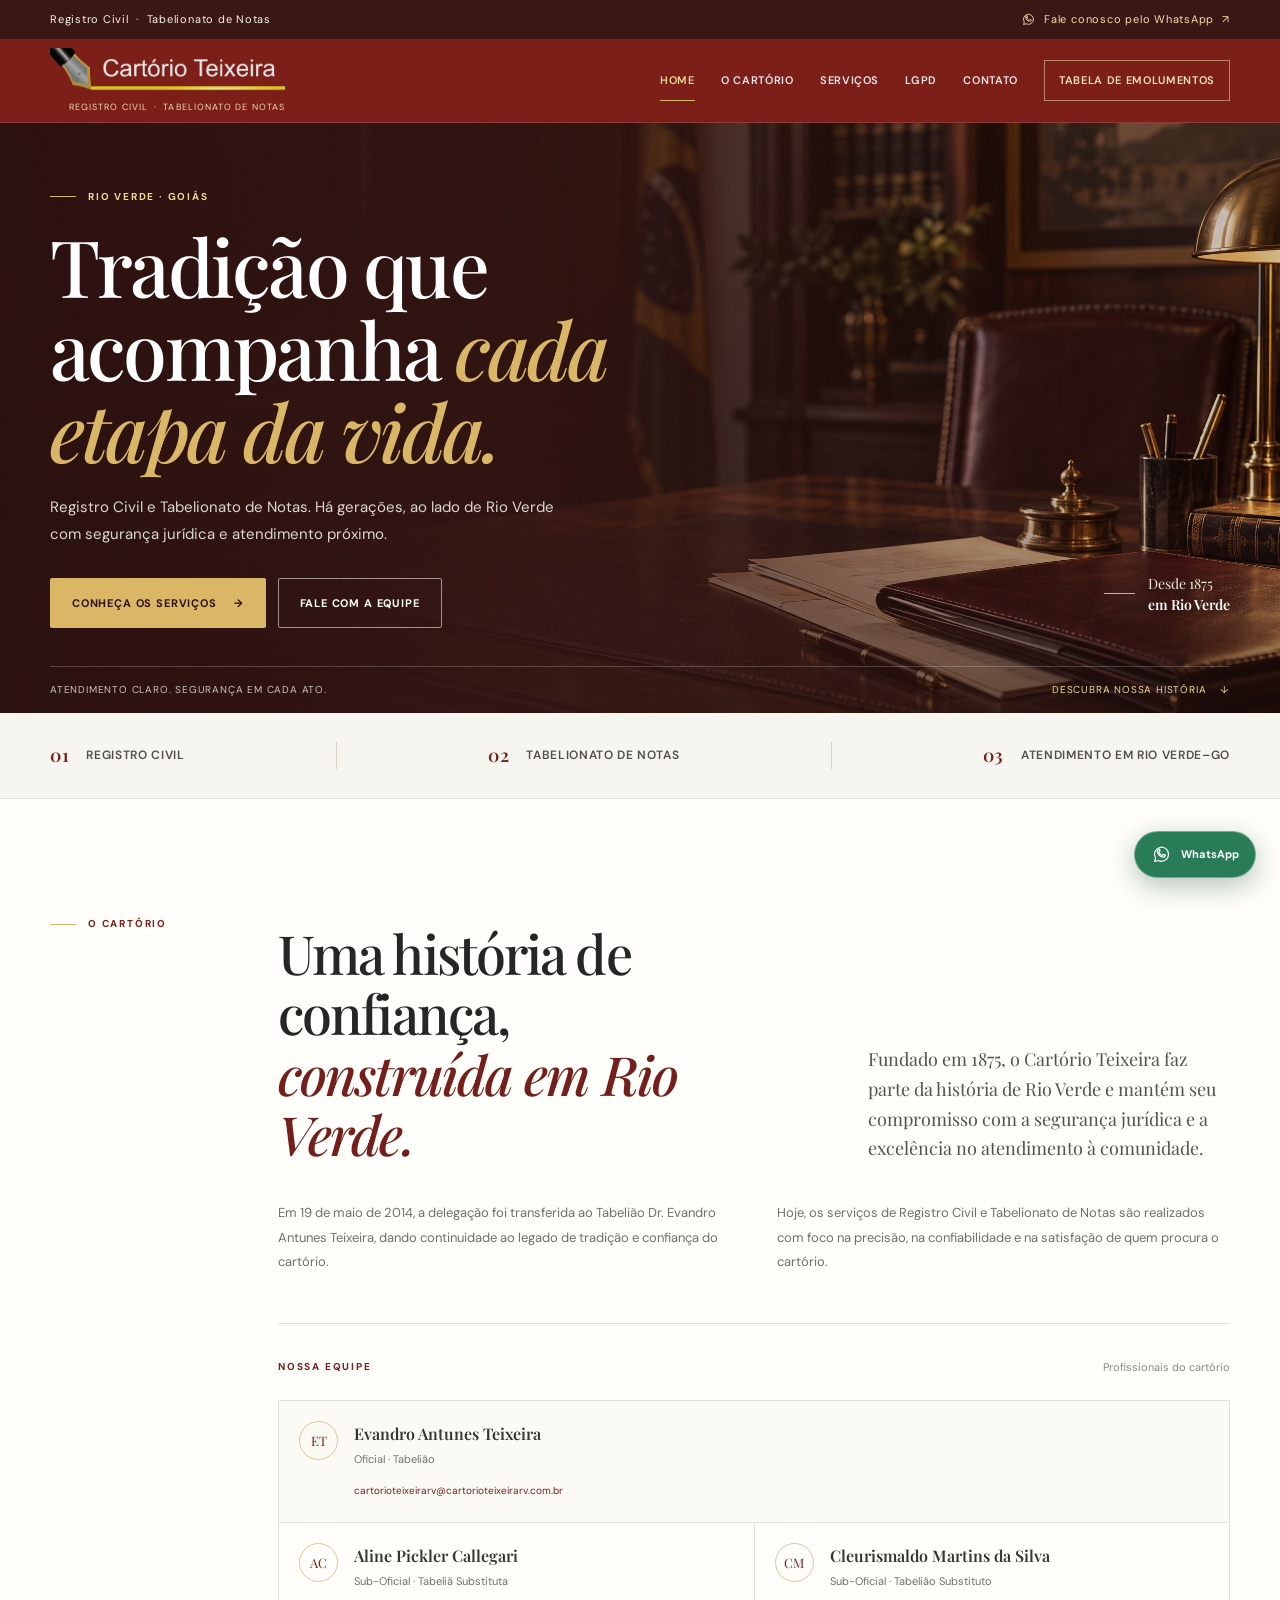
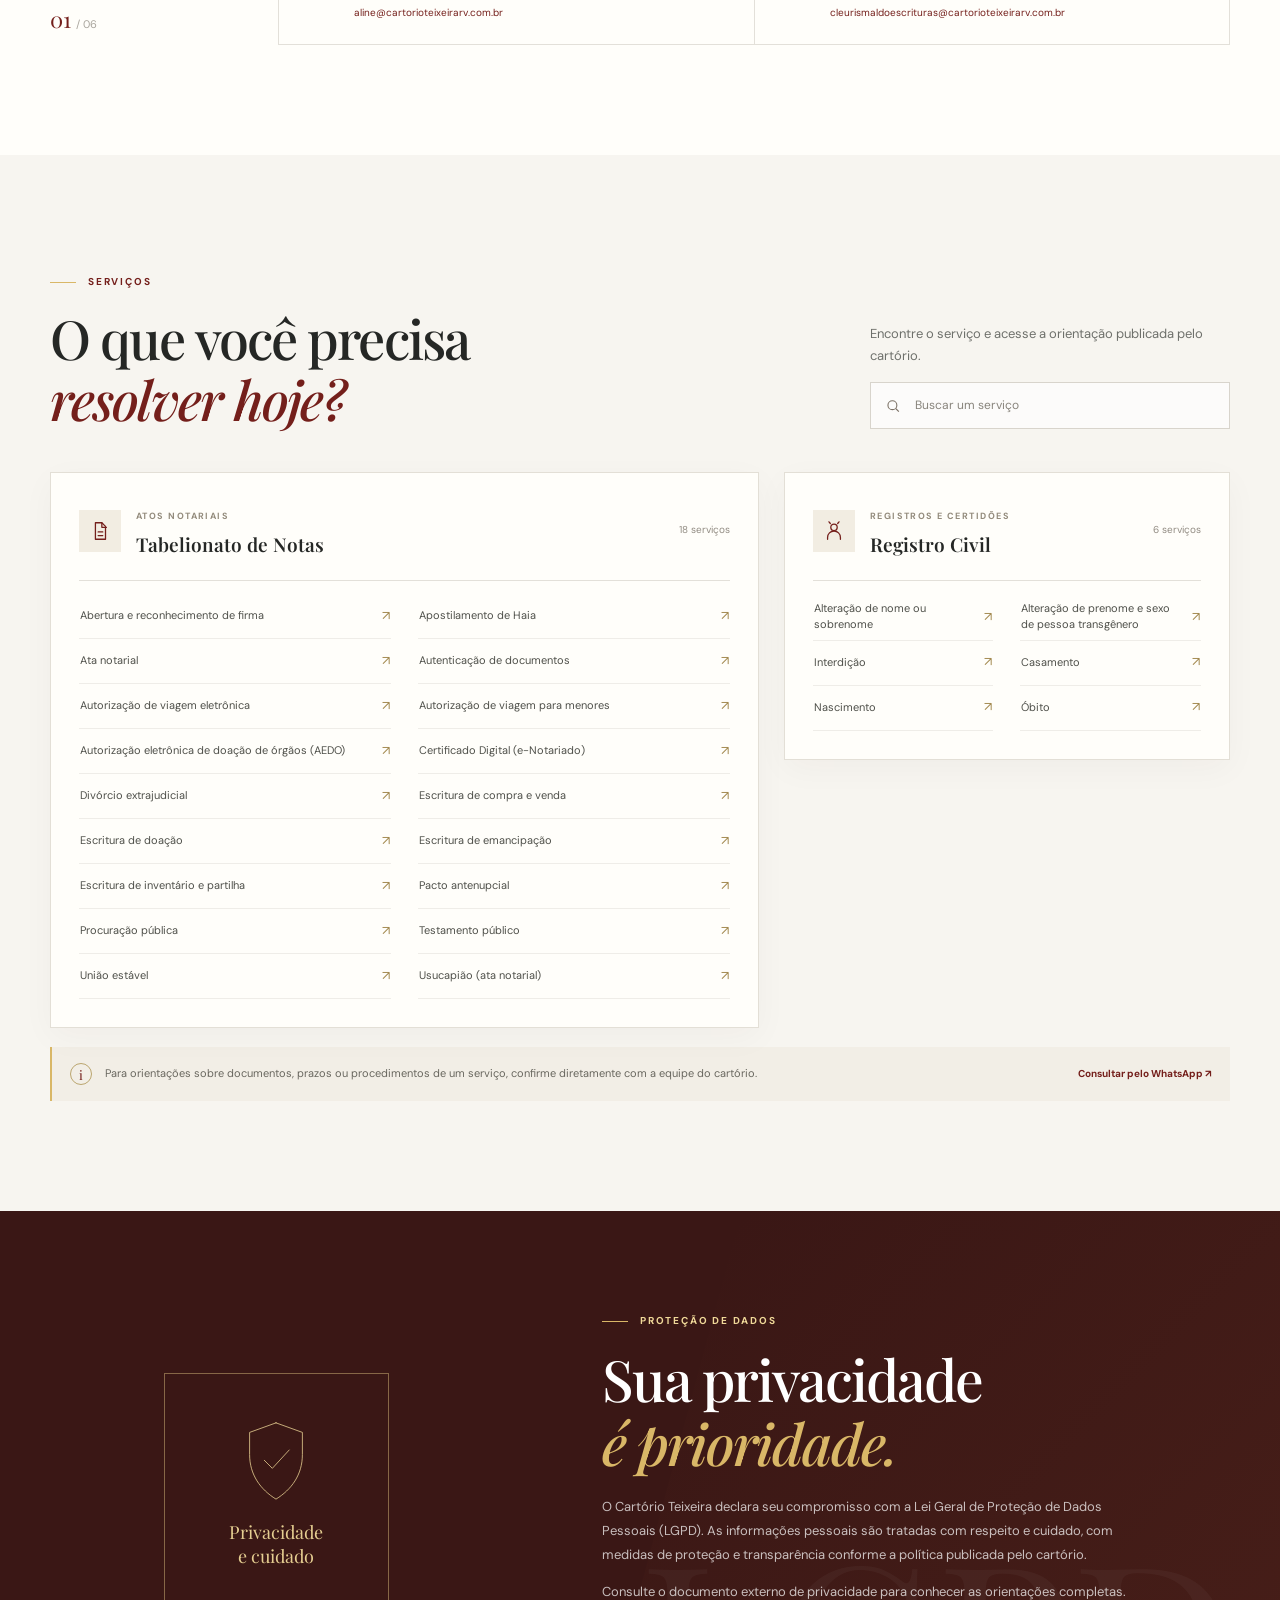
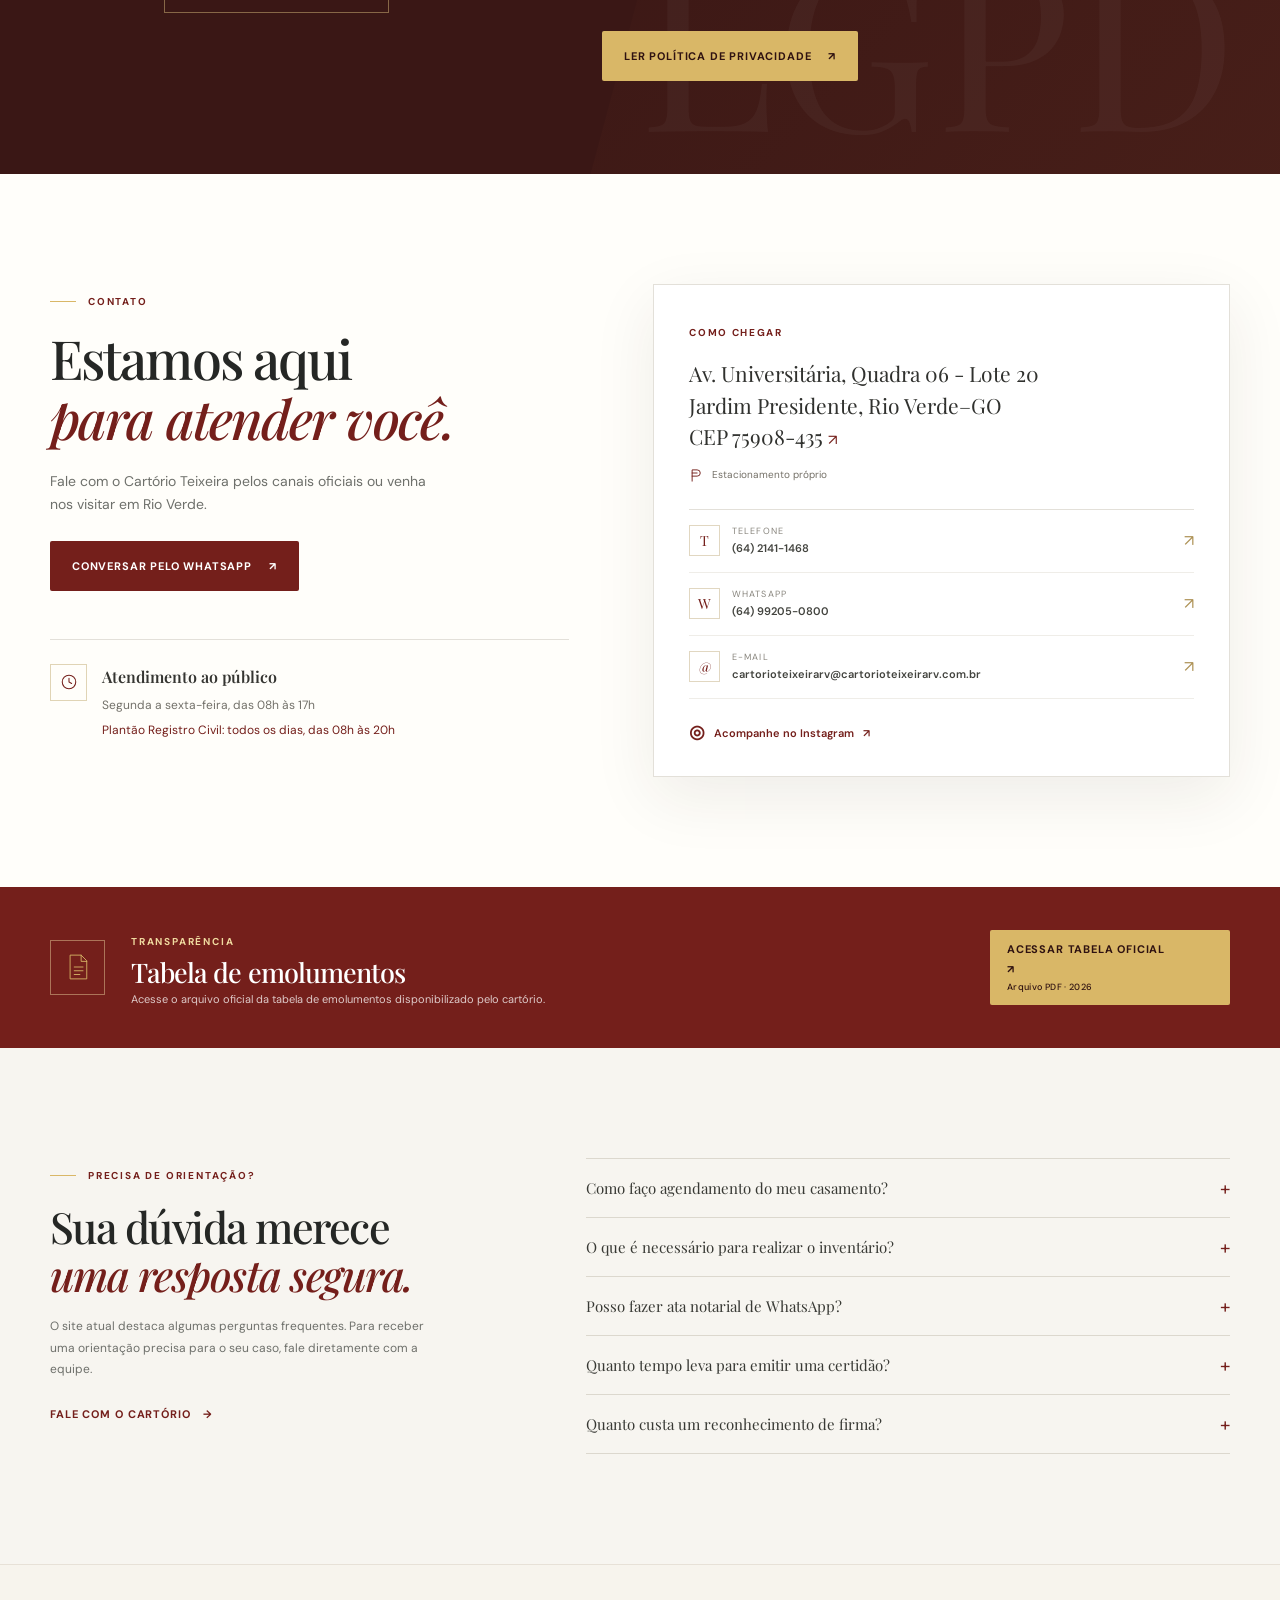
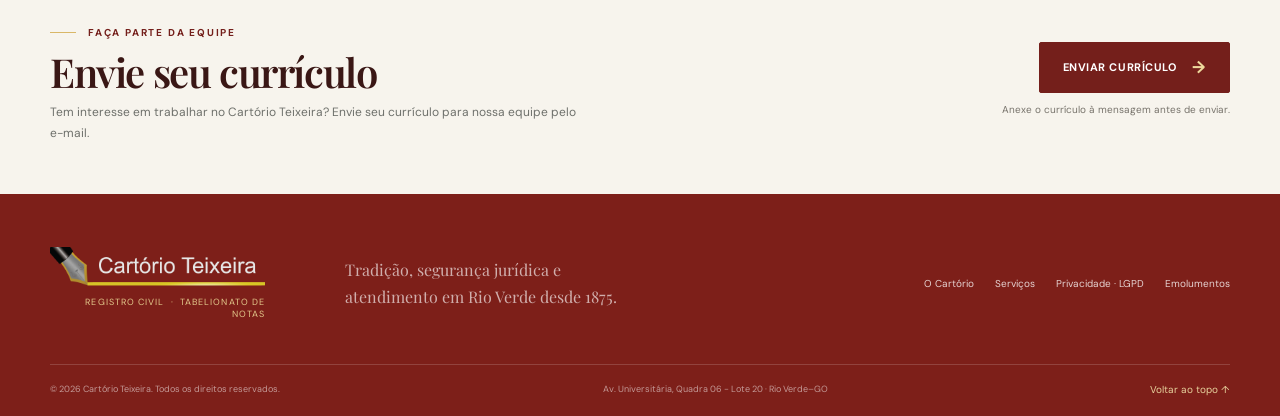
<file: index.html>
<!doctype html>
<html lang="pt-BR">

<head>
  <meta charset="utf-8" />
  <meta name="viewport" content="width=device-width, initial-scale=1" />
  <meta name="theme-color" content="#741f1b" />
  <title>Cartório Teixeira | Registro Civil e Notas em Rio Verde</title>
  <meta name="description"
    content="Cartório Teixeira em Rio Verde–GO. Registro Civil e Tabelionato de Notas. Consulte serviços, atendimento, privacidade e tabela oficial de emolumentos." />
  <meta name="keywords"
    content="Cartório Teixeira, cartório Rio Verde, Registro Civil, Tabelionato de Notas, Rio Verde GO, emolumentos" />
  <link rel="canonical" href="https://samerabdel.github.io/cartorio-teixeira-site/cartorioteixeira/" />
  <meta property="og:type" content="website" />
  <meta property="og:site_name" content="Cartório Teixeira" />
  <meta property="og:title" content="Cartório Teixeira | Registro Civil e Notas em Rio Verde" />
  <meta property="og:description"
    content="Informações sobre o Cartório Teixeira, serviços, atendimento e documentos oficiais em Rio Verde–GO." />
  <meta property="og:url" content="https://samerabdel.github.io/cartorio-teixeira-site/cartorioteixeira/" />
  <meta property="og:image"
    content="https://samerabdel.github.io/cartorio-teixeira-site/cartorioteixeira/assets/cartorio-teixeira-logo.png" />
  <meta name="twitter:card" content="summary" />
  <meta name="twitter:title" content="Cartório Teixeira | Rio Verde–GO" />
  <meta name="twitter:description"
    content="Registro Civil e Tabelionato de Notas em Rio Verde–GO. Consulte serviços e informações oficiais." />
  <meta name="twitter:image"
    content="https://samerabdel.github.io/cartorio-teixeira-site/cartorioteixeira/assets/cartorio-teixeira-logo.png" />
  <link rel="icon" href="assets/favicon-original.ico" sizes="any" />
  <link rel="icon" type="image/png" sizes="180x180" href="assets/favicon-original.png" />
  <link rel="apple-touch-icon" href="assets/favicon-original.png" />
  <link rel="stylesheet" href="styles.css" />
  <script type="application/ld+json">
      {
        "@context": "https://schema.org",
        "@type": "Notary",
        "name": "Cartório Teixeira",
        "url": "https://samerabdel.github.io/cartorio-teixeira-site/cartorioteixeira/",
        "telephone": "+55-64-2141-1468",
        "email": "cartorioteixeirarv@cartorioteixeirarv.com.br",
        "address": {
          "@type": "PostalAddress",
          "streetAddress": "Av. Universitária, Quadra 06 - Lote 20, Jardim Presidente",
          "addressLocality": "Rio Verde",
          "addressRegion": "GO",
          "postalCode": "75908-435",
          "addressCountry": "BR"
        },
        "openingHours": ["Mo-Fr 08:00-17:00"]
      }
    </script>
  <script src="script.js" defer></script>
</head>

<body>
  <a class="skip-link" href="#conteudo">Pular para o conteúdo</a>
  <div class="topline">
    <div class="container topline-inner">
      <span>Registro Civil &nbsp;·&nbsp; Tabelionato de Notas</span>
      <a href="https://api.whatsapp.com/send?phone=5564992050800" target="_blank" rel="noopener noreferrer"
        aria-label="Fale com o Cartório Teixeira pelo WhatsApp">
        <svg aria-hidden="true" viewBox="0 0 24 24">
          <path d="M20 11.8a8 8 0 0 1-11.8 7L4 20l1.3-4A8 8 0 1 1 20 11.8Z" />
          <path
            d="M9 8.5c.4 2.3 2.1 4 4.5 4.6l1-1.2 2 .8c-.2 1.6-1.2 2.3-2.5 2.3-3.4-.2-6.5-3.3-6.7-6.7 0-1.3.7-2.3 2.3-2.5l.8 2Z" />
        </svg>
        Fale conosco pelo WhatsApp <span aria-hidden="true">↗</span>
      </a>
    </div>
  </div>

  <header class="site-header">
    <div class="container header-inner">
      <a class="brand" href="#inicio" aria-label="Cartório Teixeira — início">
        <img src="assets/cartorio-teixeira-logo.png" alt="Cartório Teixeira" width="239" height="51" />
        <span class="brand-caption">Registro Civil &nbsp;·&nbsp; Tabelionato de Notas</span>
      </a>
      <button class="menu-toggle" type="button" aria-expanded="false" aria-controls="site-navigation"
        aria-label="Abrir menu">
        <span></span><span></span><span></span>
      </button>
      <nav class="navigation" id="site-navigation" aria-label="Navegação principal">
        <a class="nav-link active" href="#inicio">Home</a>
        <a class="nav-link" href="#cartorio">O Cartório</a>
        <a class="nav-link" href="#servicos">Serviços</a>
        <a class="nav-link" href="#lgpd">LGPD</a>
        <a class="nav-link" href="#contato">Contato</a>
        <a class="nav-link nav-fees" href="#emolumentos">Tabela de emolumentos</a>
      </nav>
    </div>
  </header>

  <main id="conteudo">
    <section class="hero" id="inicio" aria-labelledby="hero-title">
      <div class="hero-photo" role="img" aria-label="Mesa de trabalho institucional em tons de madeira e vinho"></div>
      <div class="hero-overlay"></div>
      <div class="container hero-content">
        <div class="hero-copy">
          <span class="eyebrow eyebrow-light"><span class="eyebrow-rule"></span> Rio Verde · Goiás</span>
          <h1 id="hero-title">Tradição que acompanha <em>cada etapa da vida.</em></h1>
          <p>Registro Civil e Tabelionato de Notas. Há gerações, ao lado de Rio Verde com segurança jurídica e
            atendimento próximo.</p>
          <div class="hero-actions">
            <a class="button button-gold" href="#servicos">Conheça os serviços <span aria-hidden="true">→</span></a>
            <a class="button button-outline-light" href="https://api.whatsapp.com/send?phone=5564992050800"
              target="_blank" rel="noopener noreferrer">Fale com a equipe</a>
          </div>
        </div>
        <div class="hero-note"><span class="note-line"></span><span>Desde 1875<br /><strong>em Rio Verde</strong></span>
        </div>
      </div>
      <div class="hero-bottom container"><span>Atendimento claro. Segurança em cada ato.</span><a href="#cartorio"
          aria-label="Conheça o Cartório Teixeira">Descubra nossa história <span aria-hidden="true">↓</span></a></div>
    </section>

    <section class="trust-strip" aria-label="Áreas de atuação">
      <div class="container trust-inner">
        <div class="trust-item"><span class="trust-number">01</span><span>Registro Civil</span></div>
        <span class="trust-divider" aria-hidden="true"></span>
        <div class="trust-item"><span class="trust-number">02</span><span>Tabelionato de Notas</span></div>
        <span class="trust-divider" aria-hidden="true"></span>
        <div class="trust-item"><span class="trust-number">03</span><span>Atendimento em Rio Verde–GO</span></div>
      </div>
    </section>

    <section class="section about-section" id="cartorio" aria-labelledby="about-title">
      <div class="container about-layout">
        <div class="section-aside">
          <span class="eyebrow"><span class="eyebrow-rule"></span> O Cartório</span>
          <span class="aside-index">01 <span>/ 06</span></span>
        </div>
        <div class="about-main">
          <div class="about-heading">
            <h2 id="about-title">Uma história de confiança,<br /><em>construída em Rio Verde.</em></h2>
            <p class="lead">Fundado em 1875, o Cartório Teixeira faz parte da história de Rio Verde e mantém seu
              compromisso com a segurança jurídica e a excelência no atendimento à comunidade.</p>
          </div>
          <div class="about-columns">
            <p>Em 19 de maio de 2014, a delegação foi transferida ao Tabelião Dr. Evandro Antunes Teixeira, dando
              continuidade ao legado de tradição e confiança do cartório.</p>
            <p>Hoje, os serviços de Registro Civil e Tabelionato de Notas são realizados com foco na precisão, na
              confiabilidade e na satisfação de quem procura o cartório.</p>
          </div>
          <div class="team-panel">
            <div class="team-heading"><span class="eyebrow">Nossa equipe</span><span>Profissionais do cartório</span>
            </div>
            <div class="team-grid">
              <article class="team-member team-lead"><span class="member-initials">ET</span>
                <div>
                  <h3>Evandro Antunes Teixeira</h3>
                  <p>Oficial · Tabelião</p><a
                    href="mailto:cartorioteixeirarv@cartorioteixeirarv.com.br">cartorioteixeirarv@cartorioteixeirarv.com.br</a>
                </div>
              </article>
              <article class="team-member"><span class="member-initials">AC</span>
                <div>
                  <h3>Aline Pickler Callegari</h3>
                  <p>Sub-Oficial · Tabeliã Substituta</p><a
                    href="mailto:aline@cartorioteixeirarv.com.br">aline@cartorioteixeirarv.com.br</a>
                </div>
              </article>
              <article class="team-member"><span class="member-initials">CM</span>
                <div>
                  <h3>Cleurismaldo Martins da Silva</h3>
                  <p>Sub-Oficial · Tabelião Substituto</p><a
                    href="mailto:cleurismaldoescrituras@cartorioteixeirarv.com.br">cleurismaldoescrituras@cartorioteixeirarv.com.br</a>
                </div>
              </article>
            </div>
          </div>
        </div>
      </div>
    </section>

    <section class="section services-section" id="servicos" aria-labelledby="services-title">
      <div class="container">
        <div class="section-header services-header">
          <div><span class="eyebrow"><span class="eyebrow-rule"></span> Serviços</span>
            <h2 id="services-title">O que você precisa<br /><em>resolver hoje?</em></h2>
          </div>
          <div class="section-header-side">
            <p>Encontre o serviço e acesse a orientação publicada pelo cartório.</p><label class="service-search"><svg
                aria-hidden="true" viewBox="0 0 24 24">
                <circle cx="10.8" cy="10.8" r="6.5"></circle>
                <path d="m16 16 4.2 4.2"></path>
              </svg><input id="service-search" type="search" placeholder="Buscar um serviço" autocomplete="off"
                aria-label="Buscar um serviço" /></label>
          </div>
        </div>
        <p class="search-empty" id="search-empty" hidden>Nenhum serviço encontrado. Tente outro termo.</p>
        <div class="service-groups">
          <section class="service-group" aria-labelledby="notary-title">
            <div class="service-group-heading"><span class="group-icon" aria-hidden="true"><svg viewBox="0 0 24 24">
                  <path d="M7 3h7l4 4v14H7z"></path>
                  <path d="M14 3v5h5M10 13h5M10 17h5"></path>
                </svg></span>
              <div><span class="group-kicker">Atos notariais</span>
                <h3 id="notary-title">Tabelionato de Notas</h3>
              </div><span class="group-count">18 serviços</span>
            </div>
            <ul class="service-list">
              <li><button class="service-link" type="button" data-service-card
                  data-service-id="notas-abertura-e-reconhecimento-de-firma" aria-haspopup="dialog"
                  aria-label="Ver informações: Abertura e reconhecimento de firma"><span
                    class="service-link-label">Abertura e reconhecimento de firma</span><span class="service-link-arrow"
                    aria-hidden="true">↗</span></button></li>
              <li><button class="service-link" type="button" data-service-card
                  data-service-id="notas-apostilamento-de-haia" aria-haspopup="dialog"
                  aria-label="Ver informações: Apostilamento de Haia"><span class="service-link-label">Apostilamento de
                    Haia</span><span class="service-link-arrow" aria-hidden="true">↗</span></button></li>
              <li><button class="service-link" type="button" data-service-card data-service-id="notas-ata-notarial"
                  aria-haspopup="dialog" aria-label="Ver informações: Ata notarial"><span class="service-link-label">Ata
                    notarial</span><span class="service-link-arrow" aria-hidden="true">↗</span></button></li>
              <li><button class="service-link" type="button" data-service-card
                  data-service-id="notas-autenticacao-de-documentos" aria-haspopup="dialog"
                  aria-label="Ver informações: Autenticação de documentos"><span class="service-link-label">Autenticação
                    de documentos</span><span class="service-link-arrow" aria-hidden="true">↗</span></button></li>
              <li><button class="service-link" type="button" data-service-card
                  data-service-id="notas-autorizacao-de-viagem-eletronica" aria-haspopup="dialog"
                  aria-label="Ver informações: Autorização de viagem eletrônica"><span
                    class="service-link-label">Autorização de viagem eletrônica</span><span class="service-link-arrow"
                    aria-hidden="true">↗</span></button></li>
              <li><button class="service-link" type="button" data-service-card
                  data-service-id="notas-autorizacao-de-viagem-para-menores" aria-haspopup="dialog"
                  aria-label="Ver informações: Autorização de viagem para menores"><span
                    class="service-link-label">Autorização de viagem para menores</span><span class="service-link-arrow"
                    aria-hidden="true">↗</span></button></li>
              <li><button class="service-link" type="button" data-service-card
                  data-service-id="notas-autorizacao-eletronica-de-doacao-de-orgaos-aedo" aria-haspopup="dialog"
                  aria-label="Ver informações: Autorização eletrônica de doação de órgãos (AEDO)"><span
                    class="service-link-label">Autorização eletrônica de doação de órgãos (AEDO)</span><span
                    class="service-link-arrow" aria-hidden="true">↗</span></button></li>
              <li><a data-service-card href="https://www.e-notariado.org.br/customer" target="_blank"
                  rel="noopener noreferrer">Certificado Digital (e-Notariado) <span>↗</span></a></li>
              <li><button class="service-link" type="button" data-service-card
                  data-service-id="notas-divorcio-extrajudicial" aria-haspopup="dialog"
                  aria-label="Ver informações: Divórcio extrajudicial"><span class="service-link-label">Divórcio
                    extrajudicial</span><span class="service-link-arrow" aria-hidden="true">↗</span></button></li>
              <li><button class="service-link" type="button" data-service-card
                  data-service-id="notas-escritura-de-compra-e-venda" aria-haspopup="dialog"
                  aria-label="Ver informações: Escritura de compra e venda"><span class="service-link-label">Escritura
                    de compra e venda</span><span class="service-link-arrow" aria-hidden="true">↗</span></button></li>
              <li><button class="service-link" type="button" data-service-card
                  data-service-id="notas-escritura-de-doacao" aria-haspopup="dialog"
                  aria-label="Ver informações: Escritura de doação"><span class="service-link-label">Escritura de
                    doação</span><span class="service-link-arrow" aria-hidden="true">↗</span></button></li>
              <li><button class="service-link" type="button" data-service-card
                  data-service-id="notas-escritura-de-emancipacao" aria-haspopup="dialog"
                  aria-label="Ver informações: Escritura de emancipação"><span class="service-link-label">Escritura de
                    emancipação</span><span class="service-link-arrow" aria-hidden="true">↗</span></button></li>
              <li><button class="service-link" type="button" data-service-card
                  data-service-id="notas-escritura-de-inventario-e-partilha" aria-haspopup="dialog"
                  aria-label="Ver informações: Escritura de inventário e partilha"><span
                    class="service-link-label">Escritura de inventário e partilha</span><span class="service-link-arrow"
                    aria-hidden="true">↗</span></button></li>
              <li><button class="service-link" type="button" data-service-card data-service-id="notas-pacto-antenupcial"
                  aria-haspopup="dialog" aria-label="Ver informações: Pacto antenupcial"><span
                    class="service-link-label">Pacto antenupcial</span><span class="service-link-arrow"
                    aria-hidden="true">↗</span></button></li>
              <li><button class="service-link" type="button" data-service-card
                  data-service-id="notas-procuracao-publica" aria-haspopup="dialog"
                  aria-label="Ver informações: Procuração pública"><span class="service-link-label">Procuração
                    pública</span><span class="service-link-arrow" aria-hidden="true">↗</span></button></li>
              <li><button class="service-link" type="button" data-service-card
                  data-service-id="notas-testamento-publico" aria-haspopup="dialog"
                  aria-label="Ver informações: Testamento público"><span class="service-link-label">Testamento
                    público</span><span class="service-link-arrow" aria-hidden="true">↗</span></button></li>
              <li><button class="service-link" type="button" data-service-card data-service-id="notas-uniao-estavel"
                  aria-haspopup="dialog" aria-label="Ver informações: União estável"><span
                    class="service-link-label">União estável</span><span class="service-link-arrow"
                    aria-hidden="true">↗</span></button></li>
              <li><button class="service-link" type="button" data-service-card
                  data-service-id="notas-usucapiao-ata-notarial" aria-haspopup="dialog"
                  aria-label="Ver informações: Usucapião (ata notarial)"><span class="service-link-label">Usucapião (ata
                    notarial)</span><span class="service-link-arrow" aria-hidden="true">↗</span></button></li>
            </ul>
          </section>
          <section class="service-group" aria-labelledby="civil-title">
            <div class="service-group-heading"><span class="group-icon" aria-hidden="true"><svg viewBox="0 0 24 24">
                  <circle cx="12" cy="8" r="3.5"></circle>
                  <path d="M5 21v-2a7 7 0 0 1 14 0v2M8 3.8 6.5 2M16 3.8 17.5 2"></path>
                </svg></span>
              <div><span class="group-kicker">Registros e certidões</span>
                <h3 id="civil-title">Registro Civil</h3>
              </div><span class="group-count">6 serviços</span>
            </div>
            <ul class="service-list">
              <li><button class="service-link" type="button" data-service-card
                  data-service-id="registro-civil-alteracao-de-nome-ou-sobrenome" aria-haspopup="dialog"
                  aria-label="Ver informações: Alteração de nome ou sobrenome"><span
                    class="service-link-label">Alteração de nome ou sobrenome</span><span class="service-link-arrow"
                    aria-hidden="true">↗</span></button></li>
              <li><button class="service-link" type="button" data-service-card
                  data-service-id="registro-civil-alteracao-de-prenome-e-sexo-de-pessoa-transgenero"
                  aria-haspopup="dialog"
                  aria-label="Ver informações: Alteração de prenome e sexo de pessoa transgênero"><span
                    class="service-link-label">Alteração de prenome e sexo de pessoa transgênero</span><span
                    class="service-link-arrow" aria-hidden="true">↗</span></button></li>
              <li><button class="service-link" type="button" data-service-card
                  data-service-id="registro-civil-interdicao" aria-haspopup="dialog"
                  aria-label="Ver informações: Interdição"><span class="service-link-label">Interdição</span><span
                    class="service-link-arrow" aria-hidden="true">↗</span></button></li>
              <li><button class="service-link" type="button" data-service-card
                  data-service-id="registro-civil-casamento" aria-haspopup="dialog"
                  aria-label="Ver informações: Casamento"><span class="service-link-label">Casamento</span><span
                    class="service-link-arrow" aria-hidden="true">↗</span></button></li>
              <li><button class="service-link" type="button" data-service-card
                  data-service-id="registro-civil-nascimento" aria-haspopup="dialog"
                  aria-label="Ver informações: Nascimento"><span class="service-link-label">Nascimento</span><span
                    class="service-link-arrow" aria-hidden="true">↗</span></button></li>
              <li><button class="service-link" type="button" data-service-card data-service-id="registro-civil-obito"
                  aria-haspopup="dialog" aria-label="Ver informações: Óbito"><span
                    class="service-link-label">Óbito</span><span class="service-link-arrow"
                    aria-hidden="true">↗</span></button></li>
            </ul>
          </section>
        </div>
        <div class="service-note"><span class="note-mark">i</span>
          <p>Para orientações sobre documentos, prazos ou procedimentos de um serviço, confirme diretamente com a equipe
            do cartório.</p><a href="https://api.whatsapp.com/send?phone=5564992050800" target="_blank"
            rel="noopener noreferrer">Consultar pelo WhatsApp <span aria-hidden="true">↗</span></a>
        </div>
      </div>
    </section>

    <dialog class="service-dialog" id="service-dialog" aria-labelledby="service-dialog-title">
      <div class="service-dialog-inner">
        <header class="service-dialog-header">
          <div>
            <span class="eyebrow"><span class="eyebrow-rule"></span><span id="service-dialog-category">Informações do
                serviço</span></span>
            <h2 id="service-dialog-title">Serviço</h2>
          </div>
          <button class="service-dialog-close" type="button" data-close-service-dialog
            aria-label="Fechar informações do serviço">×</button>
        </header>
        <div class="service-dialog-content" id="service-dialog-content" aria-live="polite"></div>
        <footer class="service-dialog-footer">
          <span>Informações publicadas pelo Cartório Teixeira.</span>
          <button class="button button-burgundy" type="button" data-close-service-dialog>Fechar</button>
        </footer>
      </div>
    </dialog>

    <section class="section privacy-section" id="lgpd" aria-labelledby="privacy-title">
      <div class="container privacy-layout">
        <div class="privacy-mark" aria-hidden="true"><svg viewBox="0 0 120 120">
            <path d="M60 8 96 21v30c0 28-15 48-36 61C39 99 24 79 24 51V21L60 8Z"></path>
            <path d="m44 59 11 11 23-25"></path>
          </svg><span>Privacidade<br />e cuidado</span></div>
        <div class="privacy-copy"><span class="eyebrow eyebrow-light"><span class="eyebrow-rule"></span> Proteção de
            dados</span>
          <h2 id="privacy-title">Sua privacidade<br /><em>é prioridade.</em></h2>
          <p>O Cartório Teixeira declara seu compromisso com a Lei Geral de Proteção de Dados Pessoais (LGPD). As
            informações pessoais são tratadas com respeito e cuidado, com medidas de proteção e transparência conforme a
            política publicada pelo cartório.</p>
          <p>Consulte o documento externo de privacidade para conhecer as orientações completas.</p><a
            class="button button-gold" href="assets/politica_privacidade_externa.pdf" target="_blank"
            rel="noopener noreferrer">Ler política de privacidade <span aria-hidden="true">↗</span></a>
        </div>
        <span class="privacy-watermark" aria-hidden="true">LGPD</span>
      </div>
    </section>

    <section class="section contact-section" id="contato" aria-labelledby="contact-title">
      <div class="container contact-layout">
        <div class="contact-intro"><span class="eyebrow"><span class="eyebrow-rule"></span> Contato</span>
          <h2 id="contact-title">Estamos aqui<br /><em>para atender você.</em></h2>
          <p>Fale com o Cartório Teixeira pelos canais oficiais ou venha nos visitar em Rio Verde.</p><a
            class="button button-burgundy" href="https://api.whatsapp.com/send?phone=5564992050800" target="_blank"
            rel="noopener noreferrer">Conversar pelo WhatsApp <span aria-hidden="true">↗</span></a>
          <div class="contact-hours"><span class="hours-icon" aria-hidden="true"><svg viewBox="0 0 24 24">
                <circle cx="12" cy="12" r="9"></circle>
                <path d="M12 7v5l3.5 2"></path>
              </svg></span>
            <div><strong>Atendimento ao público</strong>
              <p>Segunda a sexta-feira, das 08h às 17h</p>
              <p class="on-call">Plantão Registro Civil: todos os dias, das 08h às 20h</p>
            </div>
          </div>
        </div>
        <div class="contact-card">
          <span class="contact-card-label">Como chegar</span>
          <a class="address-link"
            href="https://maps.google.com/?q=Av.+Universit%C3%A1ria,+Quadra+06+-+Lote+20,+Jardim+Presidente,+Rio+Verde+-+GO,+75908-435"
            target="_blank" rel="noopener noreferrer">Av. Universitária, Quadra 06 - Lote 20<br />Jardim Presidente, Rio
            Verde–GO<br />CEP 75908-435 <span aria-hidden="true">↗</span></a>
          <div class="parking-note"><svg aria-hidden="true" viewBox="0 0 24 24">
              <path d="M5 21V3h8a5 5 0 0 1 0 10H5m0-5h8"></path>
            </svg> Estacionamento próprio</div>
          <div class="contact-methods">
            <a href="tel:+556421411468"><span class="method-icon"
                aria-hidden="true">T</span><span><small>Telefone</small><strong>(64) 2141-1468</strong></span><span
                class="method-arrow" aria-hidden="true">↗</span></a>
            <a href="https://api.whatsapp.com/send?phone=5564992050800" target="_blank" rel="noopener noreferrer"><span
                class="method-icon" aria-hidden="true">W</span><span><small>WhatsApp</small><strong>(64)
                  99205-0800</strong></span><span class="method-arrow" aria-hidden="true">↗</span></a>
            <a href="mailto:cartorioteixeirarv@cartorioteixeirarv.com.br"><span class="method-icon"
                aria-hidden="true">@</span><span><small>E-mail</small><strong>cartorioteixeirarv@cartorioteixeirarv.com.br</strong></span><span
                class="method-arrow" aria-hidden="true">↗</span></a>
          </div>
          <a class="instagram-link" href="https://www.instagram.com/cartorio_teixeira/" target="_blank"
            rel="noopener noreferrer"><span aria-hidden="true">◎</span> Acompanhe no Instagram <span
              aria-hidden="true">↗</span></a>
        </div>
      </div>
    </section>

    <section class="fees-section" id="emolumentos" aria-labelledby="fees-title">
      <div class="container fees-layout">
        <div class="fees-icon" aria-hidden="true"><svg viewBox="0 0 48 48">
            <path d="M12 5h17l9 9v29H12z"></path>
            <path d="M29 5v10h9M18 24h14M18 30h14M18 36h9"></path>
          </svg></div>
        <div class="fees-copy"><span class="eyebrow eyebrow-light">Transparência</span>
          <h2 id="fees-title">Tabela de emolumentos</h2>
          <p>Acesse o arquivo oficial da tabela de emolumentos disponibilizado pelo cartório.</p>
        </div><a class="button button-gold fees-button" href="assets/tabela_emolumentos.pdf" target="_blank"
          rel="noopener noreferrer">Acessar tabela oficial <span aria-hidden="true">↗</span><small>Arquivo PDF ·
            2026</small></a>
      </div>
    </section>

    <section class="section questions-section" aria-labelledby="questions-title">
      <div class="container questions-layout">
        <div><span class="eyebrow"><span class="eyebrow-rule"></span> Precisa de orientação?</span>
          <h2 id="questions-title">Sua dúvida merece<br /><em>uma resposta segura.</em></h2>
          <p>O site atual destaca algumas perguntas frequentes. Para receber uma orientação precisa para o seu caso,
            fale diretamente com a equipe.</p><a class="text-link"
            href="https://api.whatsapp.com/send?phone=5564992050800" target="_blank" rel="noopener noreferrer">Fale com
            o cartório <span aria-hidden="true">→</span></a>
        </div>
        <div class="question-list">
          <details>
            <summary>Como faço agendamento do meu casamento?<span aria-hidden="true">+</span></summary>
            <p>Dirija-se ao cartório de registro civil de sua cidade para solicitar o agendamento. Você pode optar pelo
              serviço de casamento civil no próprio local ou em um local de sua escolha. Para mais informações, entre em
              contato com nossa equipe.</p>
          </details>
          <details>
            <summary>O que é necessário para realizar o inventário?<span aria-hidden="true">+</span></summary>
            <p>O processo de inventário exige a formalização por meio de uma petição inicial, que deve ser elaborada por
              um advogado especializado. Esse profissional acompanhará todas as etapas do procedimento, assegurando que
              todos os requisitos legais sejam devidamente atendidos. Para mais informações, entre em contato com nossa
              equipe.</p>
          </details>
          <details>
            <summary>Posso fazer ata notarial de WhatsApp?<span aria-hidden="true">+</span></summary>
            <p>Sim! Podemos registrar conversas de WhatsApp e outros meios digitais. A ata notarial garante a veracidade
              e integridade dos documentos, sendo válida em situações jurídicas.</p>
          </details>
          <details>
            <summary>Quanto tempo leva para emitir uma certidão?<span aria-hidden="true">+</span></summary>
            <p>O prazo legal para a emissão de certidões pelos cartórios é de até 5 dias úteis, contados a partir da
              confirmação do pagamento do valor cobrado. Vale destacar que esse prazo pode variar conforme o método de
              entrega selecionado pelo usuário. Para mais informações, entre em contato com nossa equipe.</p>
          </details>
          <details>
            <summary>Quanto custa um reconhecimento de firma?<span aria-hidden="true">+</span></summary>
            <p>O valor do reconhecimento de firma pode variar de acordo com a natureza do documento. Em contratos
              particulares relacionados a bens imóveis, o valor é de R$ 74,36 por assinatura. Já para documentos sem
              valor econômico, o custo é de R$ 9,60 por assinatura. Para mais informações, entre em contato com nossa
              equipe.</p>
          </details>
        </div>
      </div>
    </section>

    <section class="careers-section" id="trabalhe-conosco" aria-labelledby="careers-title">
      <div class="container careers-layout">
        <div class="careers-copy">
          <span class="eyebrow">
            <span class="eyebrow-rule"></span> Faça parte da equipe
          </span>
          <h2 id="careers-title">Envie seu currículo</h2>
          <p>Tem interesse em trabalhar no Cartório Teixeira? Envie seu currículo para nossa equipe pelo e-mail.</p>
        </div>

        <div class="careers-action">
          <a class="button button-burgundy careers-button"
            href="mailto:anapaulaadm@cartorioteixeirarv.com.br?subject=Envio%20de%20curr%C3%ADculo%20-%20Cart%C3%B3rio%20Teixeira&body=Ol%C3%A1%2C%20gostaria%20de%20enviar%20meu%20curr%C3%ADculo%20para%20avalia%C3%A7%C3%A3o.%0A%0AAnexarei%20meu%20curr%C3%ADculo%20a%20esta%20mensagem.">
            Enviar currículo <span aria-hidden="true">→</span>
          </a>
          <span class="careers-note">Anexe o currículo à mensagem antes de enviar.</span>
        </div>
      </div>
    </section>


  </main>

  <footer class="site-footer">
    <div class="container footer-main"><a class="brand footer-brand" href="#inicio" aria-label="Voltar ao início"><img
          src="assets/cartorio-teixeira-logo.png" alt="Cartório Teixeira" width="239" height="51" /><span
          class="brand-caption">Registro Civil &nbsp;·&nbsp; Tabelionato de Notas</span></a>
      <p>Tradição, segurança jurídica e atendimento em Rio Verde desde 1875.</p>
      <div class="footer-links"><a href="#cartorio">O Cartório</a><a href="#servicos">Serviços</a><a
          href="#lgpd">Privacidade · LGPD</a><a href="#emolumentos">Emolumentos</a></div>
    </div>
    <div class="container footer-bottom"><span>© <span id="current-year">2026</span> Cartório Teixeira. Todos os
        direitos reservados.</span><span>Av. Universitária, Quadra 06 - Lote 20 · Rio Verde–GO</span><a
        href="#inicio">Voltar ao topo ↑</a></div>
  </footer>

  <a class="whatsapp-float" href="https://api.whatsapp.com/send?phone=5564992050800" target="_blank"
    rel="noopener noreferrer" aria-label="Fale com o Cartório Teixeira pelo WhatsApp">
    <svg aria-hidden="true" viewBox="0 0 24 24">
      <path d="M20 11.8a8 8 0 0 1-11.8 7L4 20l1.3-4A8 8 0 1 1 20 11.8Z" />
      <path
        d="M9 8.5c.4 2.3 2.1 4 4.5 4.6l1-1.2 2 .8c-.2 1.6-1.2 2.3-2.5 2.3-3.4-.2-6.5-3.3-6.7-6.7 0-1.3.7-2.3 2.3-2.5l.8 2Z" />
    </svg>
    <span>WhatsApp</span>
  </a>
</body>

</html>
</file>
<file: styles.css>
@import url("https://fonts.googleapis.com/css2?family=DM+Sans:wght@400;500;600;700&family=Playfair+Display:ital,wght@0,500;0,600;0,700;1,500;1,600&display=swap");

:root {
  color-scheme: light;
  --wine: #741f1b;
  --header-footer: #7d1f19;
  --wine-dark: #3a1715;
  --wine-deep: #2f1211;
  --wine-bright: #912b24;
  --gold: #d9b767;
  --gold-soft: #eadcb6;
  --cream: #f7f5f0;
  --paper: #fffefa;
  --ink: #252725;
  --muted: #6e706b;
  --line: #e3e0d9;
  --serif: "Playfair Display", Georgia, "Times New Roman", serif;
  --sans: "DM Sans", "Segoe UI", Arial, sans-serif;
  --container: 1180px;
  --shadow: 0 20px 60px rgba(48, 32, 27, 0.08);
}

* {
  box-sizing: border-box;
}
html {
  scroll-behavior: smooth;
  scroll-padding-top: 94px;
}
body {
  margin: 0;
  background: var(--paper);
  color: var(--ink);
  font: 16px/1.65 var(--sans);
  -webkit-font-smoothing: antialiased;
}
img,
svg {
  display: block;
  max-width: 100%;
}
a {
  color: inherit;
}
button,
input {
  font: inherit;
}
::selection {
  background: var(--wine);
  color: white;
}
.container {
  width: min(var(--container), calc(100% - 64px));
  margin-inline: auto;
}
.skip-link {
  position: fixed;
  z-index: 1000;
  top: 8px;
  left: 8px;
  transform: translateY(-160%);
  padding: 12px 16px;
  border-radius: 4px;
  background: white;
  color: var(--wine-dark);
}
.skip-link:focus {
  transform: translateY(0);
}
:focus-visible {
  outline: 3px solid var(--gold);
  outline-offset: 4px;
}

.topline {
  height: 39px;
  color: #f8f4ed;
  background: var(--wine-dark);
  font-size: 11px;
  letter-spacing: 0.07em;
}
.topline-inner {
  display: flex;
  align-items: center;
  justify-content: space-between;
  height: 100%;
}
.topline a {
  display: inline-flex;
  align-items: center;
  gap: 8px;
  color: #f2dfaa;
  text-decoration: none;
}
.topline a svg {
  width: 15px;
  height: 15px;
  fill: none;
  stroke: currentColor;
  stroke-width: 1.4;
  stroke-linecap: round;
  stroke-linejoin: round;
}
.site-header {
  position: sticky;
  z-index: 30;
  top: 0;
  background: var(--header-footer);
  color: white;
  border-bottom: 1px solid rgba(255, 255, 255, 0.13);
}
.header-inner {
  display: flex;
  align-items: center;
  justify-content: space-between;
  gap: 30px;
  min-height: 83px;
}
.brand {
  flex: 0 0 auto;
  width: 235px;
  text-decoration: none;
}
.brand img {
  width: 100%;
  height: auto;
  border-radius: 1px;
}
.brand-caption {
  display: block;
  margin-top: 4px;
  color: #ebd9b5;
  text-align: right;
  font-size: 9px;
  line-height: 1.3;
  letter-spacing: 0.12em;
  text-transform: uppercase;
}
.navigation {
  display: flex;
  align-items: center;
  justify-content: flex-end;
  gap: clamp(14px, 2.05vw, 30px);
}
.nav-link {
  position: relative;
  display: inline-flex;
  align-items: center;
  min-height: 82px;
  color: rgba(255, 255, 255, 0.9);
  font-size: 11px;
  font-weight: 600;
  letter-spacing: 0.06em;
  text-decoration: none;
  text-transform: uppercase;
  white-space: nowrap;
  transition: color 0.2s ease;
}
.nav-link::after {
  position: absolute;
  right: 0;
  bottom: 21px;
  left: 0;
  height: 1px;
  background: var(--gold);
  content: "";
  transform: scaleX(0);
  transform-origin: left;
  transition: transform 0.2s ease;
}
.nav-link:hover,
.nav-link.active {
  color: #f3db9e;
}
.nav-link:hover::after,
.nav-link.active::after {
  transform: scaleX(1);
}
.nav-link.nav-fees {
  padding: 10px 14px;
  min-height: auto;
  border: 1px solid rgba(237, 215, 160, 0.56);
  color: #f5e4b7;
}
.nav-link.nav-fees::after {
  display: none;
}
.nav-link.nav-fees:hover {
  background: rgba(255, 255, 255, 0.1);
}
.menu-toggle {
  display: none;
  width: 45px;
  height: 42px;
  padding: 10px;
  border: 1px solid rgba(255, 255, 255, 0.38);
  border-radius: 4px;
  background: transparent;
  cursor: pointer;
}
.menu-toggle span {
  display: block;
  height: 1px;
  margin: 5px 0;
  background: white;
  transition: transform 0.2s ease;
}

.hero {
  position: relative;
  min-height: 590px;
  overflow: hidden;
  background: var(--wine-dark);
  color: white;
  isolation: isolate;
}
.hero-photo {
  position: absolute;
  z-index: -2;
  inset: 0;
  background-color: #3a211c;
  background-image: url("assets/hero_background.png");
  background-position: center 53%;
  background-size: cover;
  transform: scale(1.015);
}
.hero-overlay {
  position: absolute;
  z-index: -1;
  inset: 0;
  background:
    linear-gradient(
      90deg,
      rgba(44, 17, 16, 0.94) 0%,
      rgba(54, 22, 19, 0.87) 38%,
      rgba(57, 25, 19, 0.43) 71%,
      rgba(43, 18, 14, 0.22) 100%
    ),
    linear-gradient(0deg, rgba(31, 15, 13, 0.55), transparent 34%);
}
.hero-content {
  display: flex;
  align-items: center;
  justify-content: space-between;
  min-height: 535px;
  padding-top: 40px;
  padding-bottom: 50px;
}
.hero-copy {
  width: min(640px, 72%);
  padding-top: 16px;
}
.eyebrow {
  display: inline-flex;
  align-items: center;
  gap: 12px;
  color: var(--wine);
  font-size: 10px;
  font-weight: 700;
  letter-spacing: 0.18em;
  line-height: 1.4;
  text-transform: uppercase;
}
.eyebrow-light {
  color: #f0d999;
}
.eyebrow-rule {
  display: inline-block;
  width: 26px;
  height: 1px;
  background: var(--gold);
}
.hero h1,
h2 {
  margin: 20px 0;
  font-family: var(--serif);
  font-weight: 500;
  letter-spacing: -0.035em;
}
.hero h1 {
  max-width: 680px;
  font-size: clamp(48px, 6.3vw, 79px);
  line-height: 1.04;
}
.hero h1 em,
h2 em {
  color: var(--gold);
  font-weight: 500;
}
.hero-copy > p {
  max-width: 530px;
  margin: 22px 0 30px;
  color: rgba(255, 255, 255, 0.83);
  font-size: 15px;
  line-height: 1.8;
}
.hero-actions {
  display: flex;
  align-items: center;
  gap: 12px;
  flex-wrap: wrap;
}
.button {
  display: inline-flex;
  align-items: center;
  justify-content: center;
  gap: 17px;
  min-height: 50px;
  padding: 0 21px;
  border: 1px solid transparent;
  border-radius: 2px;
  font-size: 11px;
  font-weight: 700;
  letter-spacing: 0.075em;
  text-align: center;
  text-decoration: none;
  text-transform: uppercase;
  transition:
    transform 0.2s ease,
    background 0.2s ease,
    border-color 0.2s ease;
}
.button:hover {
  transform: translateY(-2px);
}
.button-gold {
  background: var(--gold);
  color: var(--wine-deep);
}
.button-gold:hover {
  background: #e7ca80;
}
.button-outline-light {
  border-color: rgba(255, 255, 255, 0.54);
  color: white;
}
.button-outline-light:hover {
  border-color: var(--gold);
  background: rgba(255, 255, 255, 0.08);
}
.button-burgundy {
  background: var(--wine);
  color: white;
}
.button-burgundy:hover {
  background: var(--wine-bright);
}
.hero-note {
  display: flex;
  align-items: center;
  gap: 13px;
  align-self: flex-end;
  margin-bottom: 13px;
  color: #f0e9d9;
  font-family: var(--serif);
  font-size: 14px;
  line-height: 1.5;
}
.hero-note strong {
  color: white;
  font-weight: 600;
}
.note-line {
  width: 31px;
  height: 1px;
  background: var(--gold);
}
.hero-bottom {
  position: absolute;
  right: 0;
  bottom: 0;
  left: 0;
  display: flex;
  justify-content: space-between;
  padding-block: 15px;
  border-top: 1px solid rgba(255, 255, 255, 0.2);
  color: rgba(255, 255, 255, 0.75);
  font-size: 10px;
  letter-spacing: 0.08em;
  text-transform: uppercase;
}
.hero-bottom a {
  color: #efdb9f;
  text-decoration: none;
}
.hero-bottom a span {
  margin-left: 10px;
}

.trust-strip {
  border-bottom: 1px solid var(--line);
  background: var(--cream);
}
.trust-inner {
  display: flex;
  align-items: center;
  justify-content: space-between;
  min-height: 85px;
}
.trust-item {
  display: flex;
  align-items: center;
  gap: 17px;
  color: #514e48;
  font-size: 12px;
  font-weight: 600;
  letter-spacing: 0.055em;
  text-transform: uppercase;
}
.trust-number {
  color: var(--wine);
  font-family: var(--serif);
  font-size: 18px;
}
.trust-divider {
  width: 1px;
  height: 27px;
  background: #d7d2c9;
}

.section {
  padding: 110px 0;
}
.about-section {
  background: var(--paper);
}
.about-layout {
  display: grid;
  grid-template-columns: 170px minmax(0, 1fr);
  gap: 58px;
}
.section-aside {
  display: flex;
  flex-direction: column;
  justify-content: space-between;
  align-items: flex-start;
  padding-top: 8px;
  padding-bottom: 8px;
}
.aside-index {
  color: var(--wine);
  font-family: var(--serif);
  font-size: 22px;
}
.aside-index span {
  color: #aaa69e;
  font: 11px var(--sans);
}
.about-heading {
  display: grid;
  grid-template-columns: 1fr 0.68fr;
  align-items: end;
  gap: 58px;
}
h2 {
  color: var(--ink);
  font-size: clamp(37px, 4.3vw, 54px);
  line-height: 1.12;
}
.about-heading h2 {
  margin: 14px 0 28px;
}
.about-heading h2 em,
.contact-intro h2 em,
.questions-layout h2 em {
  color: var(--wine);
}
.lead {
  margin: 0 0 29px;
  color: #52534f;
  font-family: var(--serif);
  font-size: 18px;
  line-height: 1.65;
}
.about-columns {
  display: grid;
  grid-template-columns: 1fr 1fr;
  gap: 45px;
  padding: 8px 0 48px;
  border-bottom: 1px solid var(--line);
}
.about-columns p {
  max-width: 470px;
  margin: 0;
  color: var(--muted);
  font-size: 13px;
  line-height: 1.9;
}
.team-panel {
  padding-top: 34px;
}
.team-heading {
  display: flex;
  align-items: center;
  justify-content: space-between;
  margin-bottom: 24px;
}
.team-heading > span:last-child {
  color: #89877f;
  font-size: 11px;
}
.team-grid {
  display: grid;
  grid-template-columns: 1fr 1fr;
  gap: 1px;
  background: var(--line);
  border: 1px solid var(--line);
}
.team-member {
  display: flex;
  gap: 16px;
  min-height: 113px;
  padding: 20px;
  background: var(--paper);
}
.team-member.team-lead {
  grid-column: 1 / -1;
  min-height: 100px;
  background: #fcfaf5;
}
.member-initials {
  display: grid;
  flex: 0 0 39px;
  width: 39px;
  height: 39px;
  place-items: center;
  border: 1px solid #d7c7a0;
  border-radius: 50%;
  color: var(--wine);
  font-family: var(--serif);
  font-size: 13px;
}
.team-member h3 {
  margin: 0 0 3px;
  color: #343431;
  font-family: var(--serif);
  font-size: 16px;
  font-weight: 600;
}
.team-member p {
  margin: 0 0 7px;
  color: var(--muted);
  font-size: 11px;
}
.team-member a {
  color: var(--wine);
  font-size: 10px;
  overflow-wrap: anywhere;
  text-decoration: none;
}
.team-member a:hover {
  text-decoration: underline;
}

.services-section {
  background: var(--cream);
}
.section-header {
  display: flex;
  align-items: flex-end;
  justify-content: space-between;
  gap: 50px;
  margin-bottom: 43px;
}
.section-header h2 {
  margin: 17px 0 0;
}
.section-header h2 em {
  color: var(--wine);
}
.section-header-side {
  width: min(100%, 360px);
}
.section-header-side > p {
  margin: 0 0 16px;
  color: var(--muted);
  font-size: 13px;
}
.service-search {
  display: flex;
  align-items: center;
  gap: 12px;
  height: 47px;
  padding: 0 14px;
  border: 1px solid #d8d4cc;
  background: rgba(255, 255, 255, 0.68);
}
.service-search svg {
  width: 18px;
  height: 18px;
  fill: none;
  stroke: #7b7165;
  stroke-width: 1.6;
}
.service-search input {
  width: 100%;
  border: 0;
  outline: 0;
  background: transparent;
  color: var(--ink);
  font-size: 12px;
}
.service-search input::placeholder {
  color: #88847c;
}
.service-groups {
  display: grid;
  grid-template-columns: 1.35fr 0.85fr;
  gap: 25px;
  align-items: start;
}
.service-group {
  padding: 28px;
  border: 1px solid #e3dfd6;
  background: var(--paper);
  box-shadow: 0 9px 32px rgba(50, 35, 24, 0.035);
}
.service-group-heading {
  display: flex;
  align-items: center;
  gap: 15px;
  padding-bottom: 20px;
  border-bottom: 1px solid var(--line);
}
.group-icon {
  display: grid;
  flex: 0 0 42px;
  width: 42px;
  height: 42px;
  place-items: center;
  background: #f2ede2;
  color: var(--wine);
}
.group-icon svg {
  width: 22px;
  height: 22px;
  fill: none;
  stroke: currentColor;
  stroke-width: 1.4;
  stroke-linecap: round;
  stroke-linejoin: round;
}
.group-kicker {
  color: #938b7c;
  font-size: 9px;
  font-weight: 700;
  letter-spacing: 0.16em;
  text-transform: uppercase;
}
.service-group-heading h3 {
  margin: 1px 0 0;
  font-family: var(--serif);
  font-size: 19px;
  font-weight: 600;
}
.group-count {
  margin-left: auto;
  color: #918b82;
  font-size: 10px;
  white-space: nowrap;
}
.service-list {
  display: grid;
  grid-template-columns: 1fr 1fr;
  gap: 0 27px;
  padding: 0;
  margin: 13px 0 0;
  list-style: none;
}
.service-list li {
  min-width: 0;
  border-bottom: 1px solid #efede8;
}
.service-list a,
.service-list .service-link {
  display: flex;
  align-items: center;
  justify-content: space-between;
  gap: 10px;
  width: 100%;
  min-height: 44px;
  padding: 7px 1px;
  border: 0;
  background: transparent;
  color: #4f504a;
  font: inherit;
  font-size: 11px;
  line-height: 1.45;
  text-align: left;
  text-decoration: none;
  cursor: pointer;
  transition:
    color 0.18s ease,
    padding 0.18s ease;
}
.service-list a span,
.service-list .service-link-arrow {
  flex: 0 0 auto;
  color: #a2884e;
  font-size: 13px;
}
.service-list a:hover,
.service-list .service-link:hover {
  padding-left: 5px;
  color: var(--wine);
}
.search-empty {
  padding: 22px;
  border: 1px solid #e3dfd6;
  color: var(--muted);
  background: white;
}
.service-note {
  display: flex;
  align-items: center;
  gap: 13px;
  margin-top: 19px;
  padding: 16px 18px;
  border-left: 2px solid var(--gold);
  background: #f2eee6;
}
.note-mark {
  display: grid;
  flex: 0 0 22px;
  width: 22px;
  height: 22px;
  place-items: center;
  border: 1px solid #bba66f;
  border-radius: 50%;
  color: var(--wine);
  font-family: var(--serif);
  font-size: 13px;
}
.service-note p {
  flex: 1;
  margin: 0;
  color: #69675f;
  font-size: 11px;
  line-height: 1.6;
}
.service-note a {
  color: var(--wine);
  font-size: 10px;
  font-weight: 700;
  text-decoration: none;
  white-space: nowrap;
}

.service-dialog {
  width: min(760px, calc(100% - 32px));
  max-width: 760px;
  max-height: min(86vh, 820px);
  padding: 0;
  overflow: hidden;
  border: 1px solid #d8d1c2;
  border-radius: 3px;
  background: var(--paper);
  color: var(--ink);
  box-shadow: 0 28px 90px rgba(28, 13, 12, 0.35);
}
.service-dialog::backdrop {
  background: rgba(30, 15, 14, 0.68);
  backdrop-filter: blur(3px);
}
.service-dialog-inner {
  display: flex;
  flex-direction: column;
  max-height: min(86vh, 820px);
}
.service-dialog-header {
  display: flex;
  align-items: flex-start;
  justify-content: space-between;
  gap: 24px;
  padding: 27px 32px 22px;
  border-bottom: 1px solid var(--line);
  background: #fbf9f4;
}
.service-dialog-header .eyebrow {
  margin-bottom: 8px;
}
.service-dialog-header h2 {
  margin: 0;
  color: var(--wine-dark);
  font-size: clamp(27px, 4vw, 38px);
  line-height: 1.12;
}
.service-dialog-close {
  display: grid;
  flex: 0 0 38px;
  width: 38px;
  height: 38px;
  place-items: center;
  border: 1px solid #d9d2c5;
  background: white;
  color: var(--wine);
  font: 27px/1 var(--sans);
  cursor: pointer;
}
.service-dialog-close:hover {
  border-color: var(--wine);
  background: var(--wine);
  color: white;
}
.service-dialog-content {
  min-height: 100px;
  padding: 25px 32px 29px;
  overflow-y: auto;
  overscroll-behavior: contain;
}
.service-dialog-content p {
  margin: 0 0 15px;
  color: #55554f;
  font-size: 13px;
  line-height: 1.8;
}
.service-dialog-content h3 {
  margin: 23px 0 10px;
  color: var(--wine);
  font-family: var(--serif);
  font-size: 20px;
  font-weight: 600;
}
.service-dialog-content h3:first-child {
  margin-top: 0;
}
.service-dialog-content ul,
.service-dialog-content ol {
  display: grid;
  gap: 8px;
  padding-left: 21px;
  margin: 0 0 17px;
  color: #55554f;
  font-size: 13px;
  line-height: 1.7;
}
.service-dialog-footer {
  display: flex;
  align-items: center;
  justify-content: space-between;
  gap: 18px;
  padding: 15px 32px;
  border-top: 1px solid var(--line);
  background: #fbf9f4;
}
.service-dialog-footer > span {
  color: #77736b;
  font-size: 10px;
}
.service-dialog-footer .button {
  min-height: 42px;
}
.service-dialog-loading,
.service-dialog-error {
  color: var(--muted);
  font-size: 13px;
}

.privacy-section {
  position: relative;
  overflow: hidden;
  padding: 93px 0;
  background: var(--wine-dark);
  color: white;
  isolation: isolate;
}
.privacy-section::before {
  position: absolute;
  z-index: -1;
  top: 0;
  right: -10%;
  width: 58%;
  height: 100%;
  background: linear-gradient(125deg, transparent, rgba(133, 65, 41, 0.19));
  content: "";
  transform: skewX(-15deg);
}
.privacy-layout {
  position: relative;
  display: grid;
  grid-template-columns: 0.72fr 1fr;
  align-items: center;
  gap: 100px;
}
.privacy-mark {
  display: flex;
  flex-direction: column;
  align-items: center;
  justify-content: center;
  width: 225px;
  height: 240px;
  margin-inline: auto;
  border: 1px solid rgba(228, 199, 132, 0.45);
  color: #e5ce91;
}
.privacy-mark svg {
  width: 88px;
  height: 88px;
  margin-bottom: 16px;
  fill: none;
  stroke: currentColor;
  stroke-width: 1.1;
  stroke-linecap: round;
  stroke-linejoin: round;
}
.privacy-mark span {
  font-family: var(--serif);
  font-size: 18px;
  line-height: 1.3;
  text-align: center;
}
.privacy-copy {
  position: relative;
  z-index: 1;
  max-width: 600px;
}
.privacy-copy h2 {
  margin: 17px 0 20px;
  color: white;
  font-size: clamp(41px, 4.5vw, 57px);
}
.privacy-copy p {
  max-width: 550px;
  color: rgba(255, 255, 255, 0.72);
  font-size: 13px;
  line-height: 1.85;
}
.privacy-copy .button {
  margin-top: 14px;
}
.privacy-watermark {
  position: absolute;
  right: -7px;
  bottom: -71px;
  z-index: -1;
  color: rgba(255, 255, 255, 0.035);
  font-family: var(--serif);
  font-size: clamp(110px, 19vw, 230px);
  line-height: 1;
}

.contact-section {
  background: var(--paper);
}
.contact-layout {
  display: grid;
  grid-template-columns: 0.9fr 1fr;
  align-items: start;
  gap: 84px;
}
.contact-intro h2 {
  margin: 17px 0 21px;
}
.contact-intro > p {
  max-width: 390px;
  margin: 0 0 25px;
  color: var(--muted);
  font-size: 14px;
}
.contact-hours {
  display: flex;
  gap: 15px;
  align-items: flex-start;
  margin-top: 48px;
  padding-top: 24px;
  border-top: 1px solid var(--line);
}
.hours-icon {
  display: grid;
  flex: 0 0 37px;
  width: 37px;
  height: 37px;
  place-items: center;
  border: 1px solid #e0d4b5;
  color: var(--wine);
}
.hours-icon svg {
  width: 18px;
  height: 18px;
  fill: none;
  stroke: currentColor;
  stroke-width: 1.4;
  stroke-linecap: round;
}
.contact-hours strong {
  color: #353531;
  font-family: var(--serif);
  font-size: 16px;
  font-weight: 600;
}
.contact-hours p {
  margin: 5px 0 0;
  color: #73716a;
  font-size: 12px;
}
.contact-hours p.on-call {
  color: var(--wine);
}
.contact-card {
  padding: 33px 35px 28px;
  border: 1px solid var(--line);
  background: white;
  box-shadow: var(--shadow);
}
.contact-card-label {
  color: var(--wine);
  font-size: 10px;
  font-weight: 700;
  letter-spacing: 0.17em;
  text-transform: uppercase;
}
.address-link {
  display: block;
  margin: 13px 0 14px;
  color: #30312e;
  font-family: var(--serif);
  font-size: 21px;
  line-height: 1.52;
  text-decoration: none;
}
.address-link span {
  color: var(--wine);
  font: 15px var(--sans);
}
.address-link:hover {
  color: var(--wine);
}
.parking-note {
  display: flex;
  align-items: center;
  gap: 8px;
  color: #747067;
  font-size: 10px;
}
.parking-note svg {
  width: 15px;
  height: 15px;
  fill: none;
  stroke: var(--wine);
  stroke-width: 1.5;
  stroke-linecap: round;
  stroke-linejoin: round;
}
.contact-methods {
  margin-top: 25px;
  border-top: 1px solid var(--line);
}
.contact-methods > a {
  display: flex;
  align-items: center;
  gap: 12px;
  min-height: 63px;
  border-bottom: 1px solid #efede8;
  color: var(--ink);
  text-decoration: none;
}
.method-icon {
  display: grid;
  flex: 0 0 31px;
  width: 31px;
  height: 31px;
  place-items: center;
  border: 1px solid #e1d7c1;
  color: var(--wine);
  font-family: var(--serif);
  font-size: 14px;
}
.contact-methods small {
  display: block;
  color: #88857d;
  font-size: 9px;
  letter-spacing: 0.12em;
  text-transform: uppercase;
}
.contact-methods strong {
  display: block;
  color: #43443f;
  font-size: 11px;
  font-weight: 600;
  overflow-wrap: anywhere;
}
.method-arrow {
  margin-left: auto;
  color: #ad9154;
}
.contact-methods > a:hover strong {
  color: var(--wine);
}
.instagram-link {
  display: inline-flex;
  align-items: center;
  gap: 9px;
  margin-top: 19px;
  color: var(--wine);
  font-size: 11px;
  font-weight: 600;
  text-decoration: none;
}
.instagram-link span:first-child {
  font-size: 18px;
}

.fees-section {
  padding: 40px 0;
  background: var(--wine);
  color: white;
}
.fees-layout {
  display: grid;
  grid-template-columns: 58px 1fr auto;
  align-items: center;
  gap: 23px;
}
.fees-icon {
  display: grid;
  width: 55px;
  height: 55px;
  place-items: center;
  border: 1px solid rgba(240, 219, 164, 0.45);
  color: var(--gold);
}
.fees-icon svg {
  width: 30px;
  height: 30px;
  fill: none;
  stroke: currentColor;
  stroke-width: 1.4;
  stroke-linecap: round;
  stroke-linejoin: round;
}
.fees-copy .eyebrow {
  color: #efd99f;
}
.fees-copy h2 {
  margin: 4px 0 3px;
  color: white;
  font-size: 27px;
}
.fees-copy p {
  margin: 0;
  color: rgba(255, 255, 255, 0.76);
  font-size: 11px;
}
.fees-button {
  display: flex;
  flex-direction: column;
  align-items: flex-start;
  gap: 2px;
  min-width: 240px;
  min-height: 55px;
  padding: 9px 16px;
}
.fees-button small {
  font-size: 9px;
  font-weight: 500;
  letter-spacing: 0.04em;
  text-transform: none;
}

.questions-section {
  background: var(--cream);
}
.questions-layout {
  display: grid;
  grid-template-columns: 0.77fr 1.1fr;
  gap: 85px;
}
.questions-layout h2 {
  margin: 17px 0 18px;
  font-size: 43px;
}
.questions-layout > div:first-child > p {
  max-width: 390px;
  color: var(--muted);
  font-size: 12px;
  line-height: 1.8;
}
.text-link {
  display: inline-flex;
  align-items: center;
  gap: 12px;
  margin-top: 12px;
  color: var(--wine);
  font-size: 11px;
  font-weight: 700;
  letter-spacing: 0.08em;
  text-decoration: none;
  text-transform: uppercase;
}
.question-list {
  border-top: 1px solid #dcd8ce;
}
.question-list details {
  border-bottom: 1px solid #dcd8ce;
}
.question-list summary {
  display: flex;
  align-items: center;
  justify-content: space-between;
  gap: 16px;
  min-height: 58px;
  color: #383934;
  cursor: pointer;
  font-family: var(--serif);
  font-size: 15px;
  list-style: none;
}
.question-list summary::-webkit-details-marker {
  display: none;
}
.question-list summary span {
  color: var(--wine);
  font: 19px var(--sans);
  transition: transform 0.2s ease;
}
.question-list details[open] summary span {
  transform: rotate(45deg);
}
.question-list details p {
  max-width: 520px;
  margin: -4px 35px 17px 0;
  color: var(--muted);
  font-size: 11px;
  line-height: 1.75;
}

.careers-section {
  padding: 50px 0;
  border-top: 1px solid #e7e1d7;
  background: #f7f4ed;
}
.careers-layout {
  display: grid;
  grid-template-columns: 1fr auto;
  align-items: center;
  gap: 40px;
}
.careers-copy h2 {
  margin: 8px 0;
  color: var(--wine-dark);
  font-family: var(--serif);
  font-size: clamp(29px, 3.4vw, 40px);
  font-weight: 600;
}
.careers-copy p {
  max-width: 540px;
  margin: 0;
  color: var(--muted);
  font-size: 12px;
  line-height: 1.75;
}
.careers-action {
  display: flex;
  flex-direction: column;
  align-items: flex-end;
  gap: 9px;
}
.careers-button {
  display: inline-flex;
  align-items: center;
  justify-content: center;
  gap: 16px;
  min-height: 51px;
  padding: 0 23px;
  border: 1px solid var(--wine);
  background: var(--wine);
  color: white;
  font-size: 11px;
  font-weight: 700;
  letter-spacing: 0.05em;
  text-decoration: none;
  transition:
    background 0.18s ease,
    color 0.18s ease,
    transform 0.18s ease;
}
.careers-button:hover {
  transform: translateY(-2px);
  background: var(--wine-dark);
}
.careers-button:focus-visible {
  outline: 3px solid #bca56f;
  outline-offset: 3px;
}
.careers-button span {
  color: #eed99d;
  font-size: 17px;
}
.careers-note {
  color: #77736b;
  font-size: 10px;
  text-align: right;
}

@media (max-width: 760px) {
  .careers-section {
    padding: 40px 0;
  }
  .careers-layout {
    grid-template-columns: 1fr;
    gap: 19px;
  }
  .careers-copy h2 {
    font-size: 32px;
  }
  .careers-action {
    align-items: stretch;
  }
  .careers-button {
    width: 100%;
    justify-content: space-between;
  }
  .careers-note {
    text-align: left;
  }
}

.site-footer {
  padding: 47px 0 0;
  background: var(--header-footer);
  color: rgba(255, 255, 255, 0.82);
}
.footer-main {
  display: grid;
  grid-template-columns: 250px 1fr auto;
  align-items: center;
  gap: 45px;
  padding-bottom: 38px;
}
.footer-brand {
  width: 215px;
}
.footer-brand .brand-caption {
  color: #e2c88b;
}
.footer-main > p {
  max-width: 290px;
  color: rgba(255, 255, 255, 0.64);
  font-family: var(--serif);
  font-size: 16px;
}
.footer-links {
  display: flex;
  flex-wrap: wrap;
  gap: 15px 21px;
  justify-content: flex-end;
}
.footer-links a,
.footer-bottom a {
  color: rgba(255, 255, 255, 0.8);
  font-size: 10px;
  text-decoration: none;
}
.footer-links a:hover,
.footer-bottom a:hover {
  color: #e9ca7e;
}
.footer-bottom {
  display: flex;
  justify-content: space-between;
  gap: 20px;
  padding: 17px 0;
  border-top: 1px solid rgba(255, 255, 255, 0.16);
  color: rgba(255, 255, 255, 0.54);
  font-size: 9px;
}
.footer-bottom a {
  color: #e7d29d;
}
.whatsapp-float {
  position: fixed;
  z-index: 25;
  right: 24px;
  bottom: 22px;
  display: flex;
  align-items: center;
  gap: 9px;
  min-height: 47px;
  padding: 0 16px;
  border: 1px solid rgba(255, 255, 255, 0.35);
  border-radius: 25px;
  background: #287c57;
  box-shadow: 0 8px 28px rgba(14, 58, 39, 0.3);
  color: white;
  font-size: 11px;
  font-weight: 700;
  text-decoration: none;
  transition:
    transform 0.2s ease,
    background 0.2s ease;
}
.whatsapp-float:hover {
  transform: translateY(-3px);
  background: #206d4b;
}
.whatsapp-float svg {
  width: 21px;
  height: 21px;
  fill: none;
  stroke: currentColor;
  stroke-width: 1.35;
  stroke-linecap: round;
  stroke-linejoin: round;
}

@media (min-width: 1500px) {
  :root {
    --container: 1240px;
  }
}
@media (max-width: 1050px) {
  .container {
    width: min(var(--container), calc(100% - 48px));
  }
  .header-inner {
    gap: 19px;
  }
  .brand {
    width: 205px;
  }
  .navigation {
    gap: 13px;
  }
  .nav-link {
    font-size: 9px;
    letter-spacing: 0.045em;
  }
  .nav-link.nav-fees {
    padding-inline: 8px;
  }
  .about-layout {
    grid-template-columns: 130px 1fr;
    gap: 35px;
  }
  .about-heading {
    gap: 30px;
  }
  .service-groups {
    grid-template-columns: 1.2fr 0.8fr;
    gap: 16px;
  }
  .service-group {
    padding: 22px;
  }
  .service-list {
    grid-template-columns: 1fr;
  }
  .privacy-layout {
    gap: 50px;
  }
  .contact-layout {
    gap: 50px;
  }
  .questions-layout {
    gap: 50px;
  }
}
@media (max-width: 760px) {
  html {
    scroll-padding-top: 72px;
  }
  .container {
    width: calc(100% - 38px);
  }
  .topline {
    height: 34px;
    font-size: 9px;
  }
  .topline-inner > span {
    letter-spacing: 0.03em;
  }
  .topline a {
    gap: 5px;
  }
  .topline a svg {
    width: 13px;
  }
  .header-inner {
    position: relative;
    min-height: 72px;
  }
  .brand {
    width: min(210px, 62vw);
  }
  .brand-caption {
    font-size: 7px;
  }
  .menu-toggle {
    display: block;
  }
  .navigation {
    position: absolute;
    top: calc(100% + 1px);
    right: -19px;
    left: -19px;
    display: none;
    flex-direction: column;
    align-items: stretch;
    gap: 0;
    padding: 8px 19px 17px;
    background: var(--header-footer);
    box-shadow: 0 15px 20px rgba(37, 14, 12, 0.19);
  }
  .navigation.open {
    display: flex;
  }
  .nav-link {
    min-height: 46px;
    border-bottom: 1px solid rgba(255, 255, 255, 0.12);
    font-size: 10px;
  }
  .nav-link::after {
    display: none;
  }
  .nav-link.nav-fees {
    justify-content: flex-start;
    margin-top: 10px;
    padding: 11px 12px;
    border: 1px solid rgba(237, 215, 160, 0.56);
  }
  .hero {
    min-height: 605px;
  }
  .hero-photo {
    background-position: 62% center;
  }
  .hero-overlay {
    background:
      linear-gradient(90deg, rgba(44, 17, 16, 0.9), rgba(44, 17, 16, 0.64)),
      linear-gradient(0deg, rgba(31, 15, 13, 0.63), transparent 65%);
  }
  .hero-content {
    align-items: flex-start;
    min-height: 545px;
    padding-top: 77px;
    padding-bottom: 66px;
  }
  .hero-copy {
    width: 100%;
    padding-top: 0;
  }
  .hero h1 {
    max-width: 500px;
    margin-top: 17px;
    font-size: clamp(45px, 11vw, 65px);
  }
  .hero-copy > p {
    max-width: 460px;
    font-size: 13px;
  }
  .hero-actions {
    align-items: stretch;
    flex-direction: column;
    max-width: 280px;
  }
  .hero-actions .button {
    justify-content: space-between;
  }
  .hero-note {
    display: none;
  }
  .hero-bottom {
    font-size: 8px;
    letter-spacing: 0.045em;
  }
  .hero-bottom a {
    text-align: right;
  }
  .trust-inner {
    align-items: flex-start;
    flex-direction: column;
    gap: 11px;
    padding-block: 18px;
  }
  .trust-item {
    gap: 13px;
    font-size: 10px;
  }
  .trust-number {
    font-size: 15px;
  }
  .trust-divider {
    width: 100%;
    height: 1px;
  }
  .section {
    padding: 76px 0;
  }
  .about-layout {
    display: block;
  }
  .section-aside {
    flex-direction: row;
    align-items: center;
    margin-bottom: 19px;
  }
  .aside-index {
    font-size: 17px;
  }
  .about-heading {
    display: block;
  }
  h2 {
    font-size: clamp(36px, 9vw, 48px);
  }
  .about-heading h2 {
    margin: 13px 0 17px;
  }
  .lead {
    font-size: 16px;
  }
  .about-columns {
    grid-template-columns: 1fr;
    gap: 14px;
    padding-bottom: 29px;
  }
  .about-columns p {
    font-size: 12px;
  }
  .team-heading {
    align-items: flex-start;
    flex-direction: column;
    gap: 7px;
  }
  .team-grid {
    grid-template-columns: 1fr;
  }
  .team-member.team-lead {
    grid-column: auto;
  }
  .team-member {
    min-height: 98px;
    padding: 15px;
  }
  .team-member h3 {
    font-size: 15px;
  }
  .team-member a {
    font-size: 9px;
  }
  .section-header {
    align-items: stretch;
    flex-direction: column;
    gap: 23px;
    margin-bottom: 26px;
  }
  .section-header-side {
    width: 100%;
  }
  .section-header h2 {
    margin-top: 12px;
  }
  .service-groups {
    grid-template-columns: 1fr;
    gap: 14px;
  }
  .service-group {
    padding: 19px 16px;
  }
  .service-group-heading {
    gap: 11px;
  }
  .group-icon {
    flex-basis: 36px;
    width: 36px;
    height: 36px;
  }
  .service-group-heading h3 {
    font-size: 17px;
  }
  .group-count {
    font-size: 9px;
  }
  .service-list {
    grid-template-columns: 1fr;
    margin-top: 9px;
  }
  .service-list a {
    min-height: 42px;
    font-size: 11px;
  }
  .service-list .service-link {
    min-height: 42px;
    font-size: 11px;
  }
  .service-note {
    align-items: flex-start;
    flex-wrap: wrap;
    padding: 14px;
  }
  .service-note p {
    flex-basis: calc(100% - 42px);
  }
  .service-note a {
    margin-left: 35px;
  }
  .service-dialog {
    width: calc(100% - 20px);
    max-height: 90dvh;
    margin: auto;
  }
  .service-dialog-inner {
    max-height: 90dvh;
  }
  .service-dialog-header {
    gap: 12px;
    padding: 21px 19px 17px;
  }
  .service-dialog-close {
    flex-basis: 34px;
    width: 34px;
    height: 34px;
  }
  .service-dialog-content {
    padding: 20px 19px 24px;
  }
  .service-dialog-content p,
  .service-dialog-content ul,
  .service-dialog-content ol {
    font-size: 12px;
  }
  .service-dialog-footer {
    align-items: flex-start;
    flex-direction: column;
    padding: 13px 19px;
  }
  .privacy-section {
    padding: 67px 0;
  }
  .privacy-layout {
    grid-template-columns: 1fr;
    gap: 34px;
  }
  .privacy-mark {
    width: 100%;
    height: auto;
    min-height: 140px;
    flex-direction: row;
    gap: 16px;
  }
  .privacy-mark svg {
    width: 61px;
    height: 61px;
    margin: 0;
  }
  .privacy-mark span {
    font-size: 16px;
  }
  .privacy-copy h2 {
    font-size: 46px;
  }
  .privacy-copy p {
    font-size: 12px;
  }
  .privacy-watermark {
    right: -20px;
    bottom: -46px;
    font-size: 105px;
  }
  .contact-layout {
    grid-template-columns: 1fr;
    gap: 35px;
  }
  .contact-intro h2 {
    margin-top: 13px;
  }
  .contact-hours {
    margin-top: 31px;
  }
  .contact-card {
    padding: 24px 19px;
  }
  .address-link {
    font-size: 19px;
  }
  .contact-methods strong {
    font-size: 10px;
  }
  .fees-section {
    padding: 28px 0;
  }
  .fees-layout {
    grid-template-columns: 43px 1fr;
    gap: 15px;
  }
  .fees-icon {
    width: 43px;
    height: 43px;
  }
  .fees-icon svg {
    width: 24px;
    height: 24px;
  }
  .fees-copy h2 {
    font-size: 21px;
  }
  .fees-copy p {
    max-width: 250px;
    line-height: 1.5;
  }
  .fees-button {
    grid-column: 1 / -1;
    min-width: 0;
    min-height: 48px;
    flex-direction: row;
    align-items: center;
    justify-content: space-between;
    gap: 7px;
    margin-top: 3px;
  }
  .fees-button small {
    margin-left: auto;
  }
  .questions-layout {
    grid-template-columns: 1fr;
    gap: 31px;
  }
  .questions-layout h2 {
    font-size: 38px;
  }
  .question-list summary {
    min-height: 60px;
    font-size: 13px;
  }
  .site-footer {
    padding-top: 34px;
  }
  .footer-main {
    grid-template-columns: 1fr;
    gap: 15px;
    padding-bottom: 23px;
  }
  .footer-brand {
    width: 205px;
  }
  .footer-main > p {
    margin: 0;
    font-size: 14px;
  }
  .footer-links {
    justify-content: flex-start;
    gap: 14px 18px;
  }
  .footer-bottom {
    align-items: flex-start;
    flex-direction: column;
    gap: 9px;
    padding-bottom: 76px;
  }
  .whatsapp-float {
    right: 16px;
    bottom: 14px;
    min-height: 45px;
  }
}
@media (max-width: 380px) {
  .topline-inner > span {
    max-width: 135px;
  }
  .topline a {
    font-size: 8px;
  }
  .brand {
    width: 185px;
  }
  .hero h1 {
    font-size: 43px;
  }
  .hero-bottom > span {
    max-width: 155px;
  }
  .fees-button {
    flex-wrap: wrap;
    justify-content: flex-start;
  }
  .fees-button small {
    margin-left: 0;
  }
}
@media (prefers-reduced-motion: reduce) {
  *,
  *::before,
  *::after {
    scroll-behavior: auto !important;
    animation-duration: 0.01ms !important;
    animation-iteration-count: 1 !important;
    transition-duration: 0.01ms !important;
  }
}
</file>
